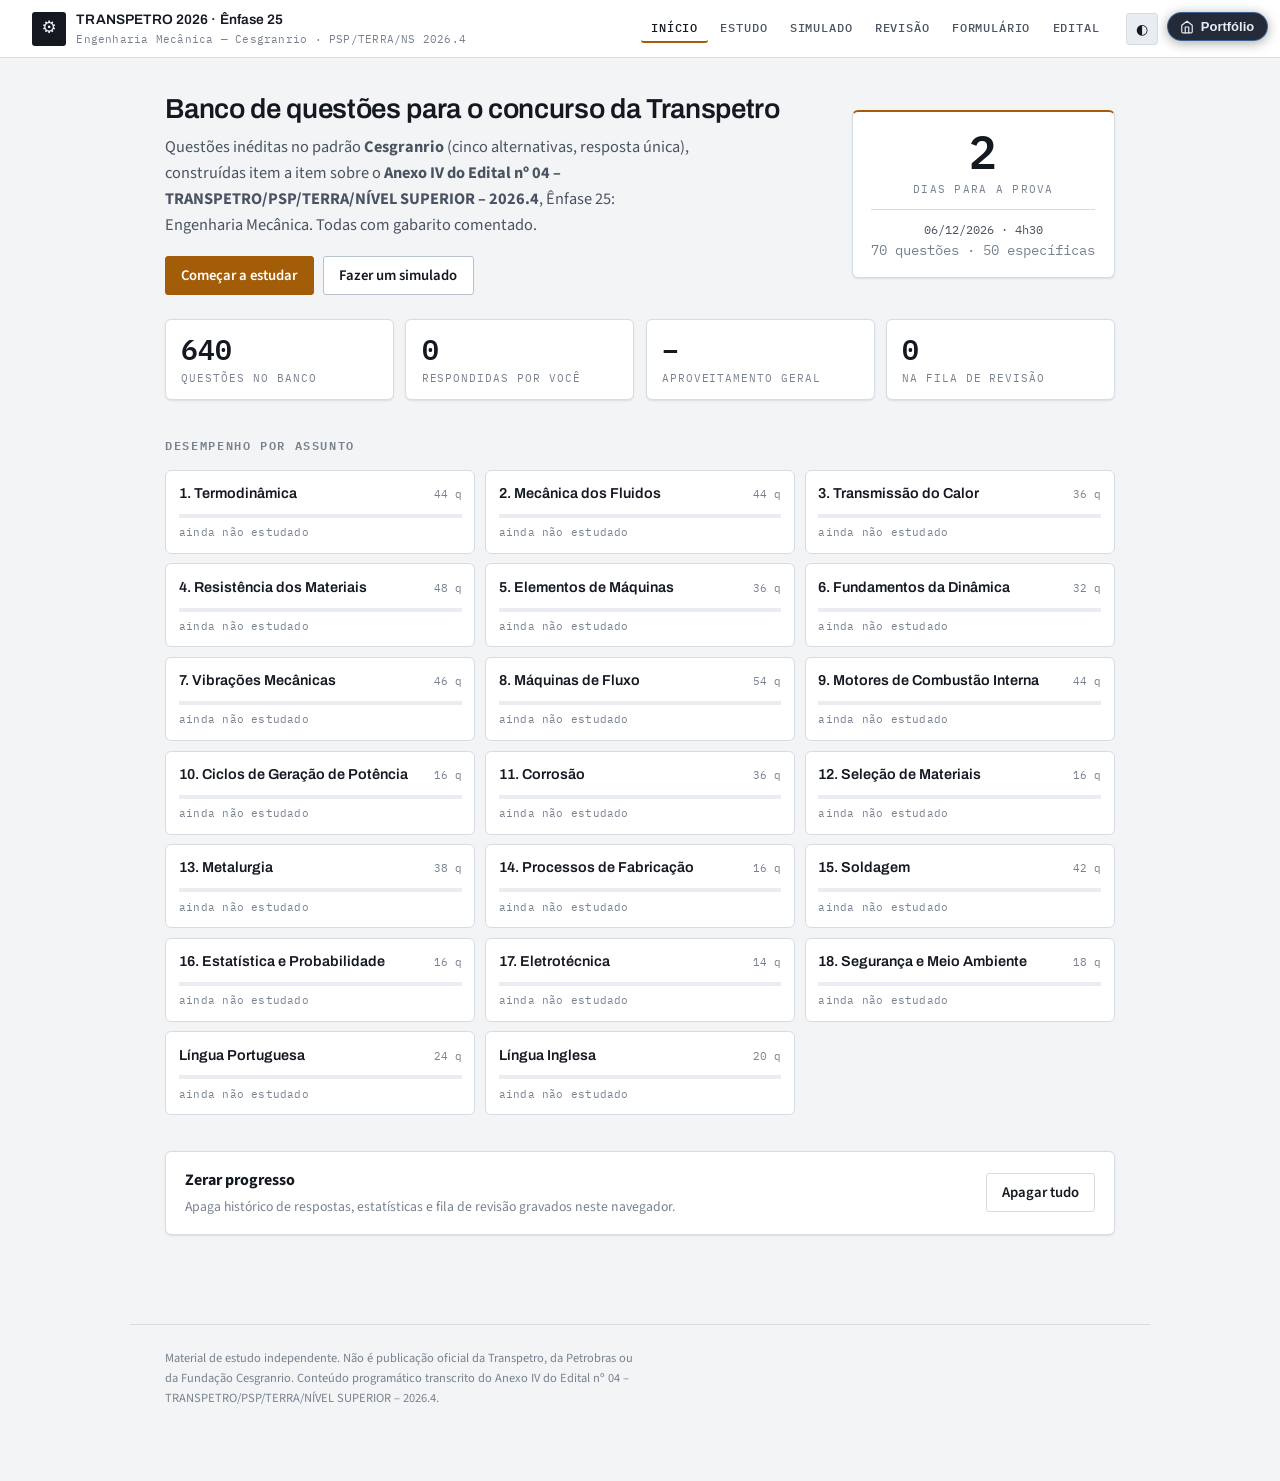
<file: index.html>
<!doctype html>
<html lang="pt-BR">
<head>
<meta charset="utf-8">
<meta name="viewport" content="width=device-width, initial-scale=1">
<title>Transpetro Ênfase 25</title>
<link rel="stylesheet" href="assets/style.css">
</head>
<body>

<header class="topbar">
  <div class="brand">
    <span class="logo">⚙</span>
    <div>
      <strong>TRANSPETRO 2026 · Ênfase 25</strong>
      <small>Engenharia Mecânica — Cesgranrio · PSP/TERRA/NS 2026.4</small>
    </div>
  </div>
  <nav class="mainnav">
    <button data-view="home" class="active">Início</button>
    <button data-view="estudo">Estudo</button>
    <button data-view="simulado">Simulado</button>
    <button data-view="revisao">Revisão</button>
    <button data-view="formulario">Formulário</button>
    <button data-view="edital">Edital</button>
  </nav>
  <div class="topactions">
    <button id="themeBtn" class="icon" title="Alternar tema">◐</button>
  </div>
</header>

<main id="app">

  <!-- ================= HOME ================= -->
  <section id="view-home" class="view active">
    <div class="hero">
      <div>
        <h1>Banco de questões para o concurso da Transpetro</h1>
        <p class="lead">Questões inéditas no padrão <strong>Cesgranrio</strong> (cinco alternativas, resposta única),
        construídas item a item sobre o <strong>Anexo IV do Edital nº 04 – TRANSPETRO/PSP/TERRA/NÍVEL SUPERIOR – 2026.4</strong>,
        Ênfase 25: Engenharia Mecânica. Todas com gabarito comentado.</p>
        <div class="herobtns">
          <button class="btn primary" data-goto="estudo">Começar a estudar</button>
          <button class="btn" data-goto="simulado">Fazer um simulado</button>
        </div>
      </div>
      <div class="countdown card" id="countdown"></div>
    </div>

    <div class="statgrid">
      <div class="card stat"><span class="stat-n" id="stTotal">–</span><span class="stat-l">questões no banco</span></div>
      <div class="card stat"><span class="stat-n" id="stFeitas">–</span><span class="stat-l">respondidas por você</span></div>
      <div class="card stat"><span class="stat-n" id="stAcerto">–</span><span class="stat-l">aproveitamento geral</span></div>
      <div class="card stat"><span class="stat-n" id="stErros">–</span><span class="stat-l">na fila de revisão</span></div>
    </div>

    <h2>Desempenho por assunto</h2>
    <div id="temaGrid" class="temagrid"></div>

    <div class="card danger-zone">
      <div>
        <strong>Zerar progresso</strong>
        <p class="muted">Apaga histórico de respostas, estatísticas e fila de revisão gravados neste navegador.</p>
      </div>
      <button class="btn ghost" id="resetBtn">Apagar tudo</button>
    </div>
  </section>

  <!-- ================= ESTUDO ================= -->
  <section id="view-estudo" class="view">
    <div id="estudoSetup">
      <h1>Modo estudo</h1>
      <p class="lead">Escolha os assuntos. O gabarito e o comentário aparecem logo após cada resposta.</p>

      <div class="card">
        <div class="row between">
          <strong>Assuntos</strong>
          <div class="btnset">
            <button class="btn tiny" id="selAll">Marcar todos</button>
            <button class="btn tiny" id="selNone">Desmarcar</button>
            <button class="btn tiny" id="selEsp">Só específicas</button>
          </div>
        </div>
        <div id="temaChecks" class="checkgrid"></div>
      </div>

      <div class="card">
        <div class="optrow">
          <label>Quantidade
            <select id="qtdSel">
              <option>10</option><option selected>20</option><option>30</option>
              <option>50</option><option value="9999">Todas</option>
            </select>
          </label>
          <label>Dificuldade
            <select id="nivelSel">
              <option value="">Todas</option>
              <option value="facil">Fácil</option>
              <option value="medio">Média</option>
              <option value="dificil">Difícil</option>
            </select>
          </label>
          <label>Filtro
            <select id="filtroSel">
              <option value="todas">Todas as questões</option>
              <option value="ineditas">Nunca respondidas</option>
              <option value="erradas">Que eu já errei</option>
              <option value="marcadas">Marcadas ★</option>
            </select>
          </label>
          <label class="chk"><input type="checkbox" id="embaralhar" checked> Embaralhar</label>
        </div>
        <button class="btn primary wide" id="startEstudo">Iniciar</button>
        <p class="muted" id="estudoAviso"></p>
      </div>
    </div>

    <div id="estudoRun" class="hidden">
      <div class="runbar">
        <button class="btn tiny ghost" id="sairEstudo">← Sair</button>
        <div class="progresswrap"><div class="progressbar"><i id="estProg"></i></div><span id="estCount"></span></div>
        <span id="estPlacar" class="placar"></span>
      </div>
      <div id="estudoQ"></div>
    </div>
  </section>

  <!-- ================= SIMULADO ================= -->
  <section id="view-simulado" class="view">
    <div id="simSetup">
      <h1>Simulado</h1>
      <p class="lead">Reproduz a estrutura da prova: <strong>50 questões de Conhecimentos Específicos + 10 de Língua
      Portuguesa + 10 de Língua Inglesa</strong>, em 4h30. Gabarito só no final.</p>

      <div class="card">
        <div class="optrow">
          <label>Modelo
            <select id="simModelo">
              <option value="oficial">Oficial — 70 questões (50+10+10) · 4h30</option>
              <option value="esp">Só Específicas — 50 questões · 3h20</option>
              <option value="rapido">Rápido — 20 questões específicas · 1h20</option>
            </select>
          </label>
          <label class="chk"><input type="checkbox" id="simTimer" checked> Cronômetro ativo</label>
        </div>
        <button class="btn primary wide" id="startSim">Iniciar simulado</button>
      </div>

      <div class="card info">
        <strong>Critérios de eliminação do edital (item 7.1.4.3)</strong>
        <ul>
          <li>Aproveitamento inferior a <strong>50%</strong> em Conhecimentos Específicos → eliminado.</li>
          <li>Aproveitamento inferior a <strong>50%</strong> em Conhecimentos Gerais → eliminado.</li>
          <li><strong>Grau zero</strong> em Português ou em Inglês → eliminado.</li>
        </ul>
        <p class="muted">O relatório final aplica esses três cortes automaticamente.</p>
      </div>
    </div>

    <div id="simRun" class="hidden">
      <div class="runbar sticky">
        <button class="btn tiny ghost" id="sairSim">← Abandonar</button>
        <div class="progresswrap"><div class="progressbar"><i id="simProg"></i></div><span id="simCount"></span></div>
        <span id="simClock" class="clock"></span>
        <button class="btn tiny primary" id="finalizarSim">Finalizar</button>
      </div>
      <div id="simNavGrid" class="navgrid"></div>
      <div id="simQ"></div>
      <div class="row center gap">
        <button class="btn" id="simPrev">← Anterior</button>
        <button class="btn" id="simNext">Próxima →</button>
      </div>
    </div>

    <div id="simResult" class="hidden"></div>
  </section>

  <!-- ================= REVISÃO ================= -->
  <section id="view-revisao" class="view">
    <h1>Revisão</h1>

    <div class="subnav">
      <button data-rev="resumo" class="active">Resumo da matéria</button>
      <button data-rev="fila">Minha fila de erros</button>
    </div>

    <div id="revResumo">
      <p class="lead">Síntese de todo o conteúdo da prova, item a item do Anexo IV, com o que precisa
      estar decorado e exemplos resolvidos. Boa leitura na véspera.</p>
      <div id="resumoBox"></div>
    </div>

    <div id="revFila" class="hidden">
      <p class="lead">Questões que você errou ou marcou com ★. Uma questão sai da fila depois de dois acertos seguidos.</p>
      <div id="revisaoLista"></div>
    </div>
  </section>

  <!-- ================= FORMULÁRIO ================= -->
  <section id="view-formulario" class="view">
    <div class="print-cabecalho">
      <strong>Formulário — TRANSPETRO 2026 · Ênfase 25: Engenharia Mecânica</strong>
      <span>Conteúdo programático do Anexo IV do Edital nº 04 – TRANSPETRO/PSP/TERRA/NS – 2026.4</span>
    </div>
    <div class="row between naoimprimir">
      <div>
        <h1>Formulário essencial</h1>
        <p class="lead">Relações que mais aparecem em prova, com o significado de cada variável,
        organizadas pelos itens do Anexo IV.</p>
      </div>
      <div class="btnset">
        <button class="btn tiny" id="abrirTudo">Abrir todas</button>
        <button class="btn tiny" id="fecharTudo">Fechar todas</button>
        <button class="btn primary" id="imprimirForm" title="Abre a caixa de impressão; escolha &quot;Salvar como PDF&quot; no destino">Imprimir / Salvar em PDF</button>
      </div>
    </div>
    <div id="formularioBox"></div>
  </section>

  <!-- ================= EDITAL ================= -->
  <section id="view-edital" class="view">
    <h1>O que cai na prova</h1>
    <div id="editalBox"></div>
  </section>

</main>

<div id="verbetePainel" class="vp hidden" role="dialog" aria-modal="true" aria-labelledby="vpTitulo">
  <div class="vp-fundo" data-fechar="1"></div>
  <div class="vp-caixa">
    <div class="vp-topo">
      <div>
        <span class="vp-eyebrow" id="vpTema"></span>
        <h2 id="vpTitulo"></h2>
      </div>
      <button class="icon" id="vpFechar" title="Fechar (Esc)">✕</button>
    </div>
    <div class="vp-corpo" id="vpCorpo"></div>
    <div class="vp-rodape">
      <span class="muted" id="vpCobertura"></span>
      <button class="btn tiny" data-fechar="1">Voltar à questão</button>
    </div>
  </div>
</div>

<footer class="foot">
  <p>Material de estudo independente. Não é publicação oficial da Transpetro, da Petrobras ou da Fundação Cesgranrio.
  Conteúdo programático transcrito do Anexo IV do Edital nº 04 – TRANSPETRO/PSP/TERRA/NÍVEL SUPERIOR – 2026.4.</p>
</footer>

<script src="data/edital.js"></script>
<script src="data/formulario.js"></script>
<script src="data/resumo.js"></script>
<script src="data/verbetes-1.js"></script>
<script src="data/verbetes-2.js"></script>
<script src="data/verbetes-3.js"></script>
<script src="data/verbetes-4.js"></script>
<script src="data/verbetes-5.js"></script>
<script src="data/figuras-1.js"></script>
<script src="data/figuras-2.js"></script>
<script src="data/figuras-3.js"></script>
<script src="data/simbolos.js"></script>
<script src="data/q-termodinamica.js"></script>
<script src="data/q-mecflu.js"></script>
<script src="data/q-transcal.js"></script>
<script src="data/q-resmat.js"></script>
<script src="data/q-elemmaq.js"></script>
<script src="data/q-dinamica.js"></script>
<script src="data/q-vibracoes.js"></script>
<script src="data/q-maqfluxo.js"></script>
<script src="data/q-mci.js"></script>
<script src="data/q-ciclospot.js"></script>
<script src="data/q-corrosao.js"></script>
<script src="data/q-selmat.js"></script>
<script src="data/q-metalurgia.js"></script>
<script src="data/q-fabricacao.js"></script>
<script src="data/q-soldagem.js"></script>
<script src="data/q-estatistica.js"></script>
<script src="data/q-eletrotecnica.js"></script>
<script src="data/q-seguranca.js"></script>
<script src="data/q-dinamica-2.js"></script>
<script src="data/q-elemmaq-2.js"></script>
<script src="data/q-maqfluxo-2.js"></script>
<script src="data/q-mci-2.js"></script>
<script src="data/q-mecflu-2.js"></script>
<script src="data/q-resmat-2.js"></script>
<script src="data/q-termodinamica-2.js"></script>
<script src="data/q-transcal-2.js"></script>
<script src="data/q-vibracoes-2.js"></script>
<script src="data/q-soldagem-2.js"></script>
<script src="data/q-metalurgia-2.js"></script>
<script src="data/q-corrosao-2.js"></script>
<script src="data/q-maqfluxo-3.js"></script>
<script src="data/q-vibracoes-3.js"></script>
<script src="data/q-mci-3.js"></script>
<script src="data/q-portugues.js"></script>
<script src="data/q-ingles.js"></script>
<script src="assets/app.js"></script>
<script src="assets/calc.js"></script>
<!-- === Botao de volta ao portfolio - cole antes de </body> === -->
<a id="mr-portfolio-btn" href="https://matheusmerlim1.github.io/" target="_blank" rel="noopener"
   aria-label="Abrir o portf&oacute;lio de Matheus Raposo" title="Ver todos os meus projetos">
  <svg width="14" height="14" viewBox="0 0 24 24" fill="none" stroke="currentColor"
       stroke-width="2" stroke-linecap="round" stroke-linejoin="round" aria-hidden="true">
    <path d="M3 9l9-7 9 7v11a2 2 0 0 1-2 2H5a2 2 0 0 1-2-2z"/><path d="M9 22V12h6v10"/>
  </svg>
  <span>Portf&oacute;lio</span>
</a>
<style>
#mr-portfolio-btn {
  position: fixed; top: 12px; right: 12px; z-index: 2147483000;
  display: inline-flex; align-items: center; gap: .4rem;
  padding: .42rem .8rem; border-radius: 999px;
  font: 600 13px/1 -apple-system, BlinkMacSystemFont, 'Segoe UI', Roboto, sans-serif;
  color: #e8edf5; text-decoration: none; white-space: nowrap;
  background: rgba(18,24,38,.92);
  border: 1px solid rgba(88,166,255,.45);
  box-shadow: 0 2px 12px rgba(0,0,0,.35);
  -webkit-backdrop-filter: blur(6px); backdrop-filter: blur(6px);
  transition: transform .15s, border-color .15s, background .15s;
}
#mr-portfolio-btn:hover {
  transform: translateY(-1px); color: #fff; text-decoration: none;
  background: rgba(24,32,50,.96); border-color: #58a6ff;
}
#mr-portfolio-btn:focus-visible { outline: 2px solid #58a6ff; outline-offset: 2px; }
@media (max-width: 520px) {
  #mr-portfolio-btn { padding: .45rem; }
  #mr-portfolio-btn span { display: none; }
}
@media print { #mr-portfolio-btn { display: none; } }
</style>
<script>
/* Abre espaco para o botao em vez de cobrir o que ja existia no canto.
   1) empurra para a esquerda o conteudo da barra que ocupa aquele espaco;
   2) se ainda sobrar sobreposicao, desloca o proprio item. */
(function () {
  var btn = document.getElementById('mr-portfolio-btn');
  if (!btn) return;

  var desfazer = [];

  function limpar() {
    for (var i = 0; i < desfazer.length; i++) desfazer[i]();
    desfazer = [];
  }

  function guardar(el, prop) {
    var antes = el.style[prop];
    desfazer.push(function () { el.style[prop] = antes; });
  }

  /* item discreto = nao ocupa quase toda a largura; e um controle, rotulo ou icone */
  function ehItem(el) {
    if (!el || el === document.body || el === document.documentElement) return false;
    return el.getBoundingClientRect().width < innerWidth * 0.7;
  }

  /* sobe ate a barra que contem o item (algo largo o bastante para ter padding) */
  function barra(el) {
    for (var n = 0; el && n < 8; n++, el = el.parentElement) {
      if (el === document.body || el === document.documentElement) return null;
      if (el.getBoundingClientRect().width >= innerWidth * 0.6) return el;
    }
    return null;
  }

  function encosta(a, b) {
    return !(a.right <= b.left || a.left >= b.right || a.bottom <= b.top || a.top >= b.bottom);
  }

  function varrer() {
    var r = btn.getBoundingClientRect();
    var y = Math.round(r.top + r.height / 2);
    var achados = [];
    btn.style.visibility = 'hidden';
    for (var x = Math.floor(r.right); x > r.left - 10; x -= 8) {
      if (x < 1 || x > innerWidth - 1) continue;
      var sob = document.elementFromPoint(x, y);
      if (ehItem(sob) && achados.indexOf(sob) < 0) achados.push(sob);
    }
    btn.style.visibility = '';
    return achados;
  }

  function ajustar() {
    limpar();
    var r = btn.getBoundingClientRect();
    if (!r.width) return;
    var reserva = Math.ceil(r.width + 20);

    /* 1) padding na barra: desloca o conteudo dela para a esquerda */
    var barras = [];
    varrer().forEach(function (item) {
      var b = barra(item);
      if (b && barras.indexOf(b) < 0) barras.push(b);
    });
    barras.forEach(function (b) {
      if ((parseFloat(getComputedStyle(b).paddingRight) || 0) >= reserva) return;
      guardar(b, 'paddingRight');
      b.style.paddingRight = reserva + 'px';
    });

    /* 2) o que continuar embaixo do botao (tipicamente position:absolute,
          que nao anda com padding) e deslocado individualmente */
    r = btn.getBoundingClientRect();
    varrer().forEach(function (item) {
      if (!encosta(item.getBoundingClientRect(), r)) return;
      var cs = getComputedStyle(item);
      if (cs.position === 'absolute' || cs.position === 'fixed') {
        var atual = parseFloat(cs.right);
        guardar(item, 'right');
        item.style.right = (isNaN(atual) ? reserva : atual + reserva) + 'px';
      } else {
        guardar(item, 'marginRight');
        item.style.marginRight =
          ((parseFloat(cs.marginRight) || 0) + reserva) + 'px';
      }
    });

    /* 3) rede de seguranca: o que insistir em ficar embaixo do botao e
          deslocado no proprio elemento. transform sempre move, seja qual
          for o position, o display ou o container. */
    for (var tent = 0; tent < 3; tent++) {
      r = btn.getBoundingClientRect();
      var teimosos = varrer().filter(function (item) {
        return encosta(item.getBoundingClientRect(), r);
      });
      if (!teimosos.length) break;
      teimosos.forEach(function (item) {
        var caixa = item.getBoundingClientRect();
        var passo = Math.ceil(caixa.right - r.left + 10);
        if (passo <= 0) return;
        guardar(item, 'transform');
        item.style.transform = 'translateX(-' + passo + 'px)';
      });
    }

    btn.setAttribute('data-mr-ok', '1');   /* marca que o ajuste ja rodou */
  }

  var pendente = 0;
  function agendar() {
    /* sem requestAnimationFrame de proposito: ele nao dispara quando a pagina
       esta em aba oculta ou em iframe fora da tela, e as leituras de layout
       abaixo ja forcam o recalculo sozinhas */
    clearTimeout(pendente);
    pendente = setTimeout(ajustar, 60);
  }

  agendar();
  addEventListener('DOMContentLoaded', agendar);
  addEventListener('load', agendar);
  addEventListener('resize', agendar);

  /* muita pagina monta o cabecalho por JS depois do load; refaz o calculo
     quando o DOM mudar e em algumas passadas tardias, por seguranca */
  if (window.MutationObserver) {
    new MutationObserver(agendar).observe(document.documentElement,
      { childList: true, subtree: true });
  }
  [400, 1200, 3000].forEach(function (t) { setTimeout(agendar, t); });
})();
</script>
<!-- === fim do botao === -->
</body>
</html>
</file>
<file: assets/style.css>
@import url('https://fonts.googleapis.com/css2?family=Archivo:wght@500;600;700&family=IBM+Plex+Mono:wght@400;500;600&family=Source+Sans+3:ital,wght@0,400;0,600;1,400&display=swap');

/* ============================================================
   Identidade: painel de instrumentos / prancha de desenho.
   Neutro grafite frio, acento âmbar de ponteiro de manômetro.
   ============================================================ */
:root{
  --bg:#f2f4f6;
  --surface:#ffffff;
  --surface-2:#e9ecf0;
  --ink:#141821;
  --ink-2:#4a5361;
  --ink-3:#78828f;
  --line:#d7dce3;
  --line-strong:#b9c1cc;

  --accent:#a35c07;          /* âmbar queimado — ponteiro */
  --accent-ink:#ffffff;
  --accent-wash:#fbf1e2;

  --ok:#0d6b4f;
  --ok-wash:#e4f2ec;
  --bad:#a52a1f;
  --bad-wash:#fbeae8;
  --warn:#8a6a00;

  --r:6px;
  --shadow:0 1px 0 rgba(20,24,33,.04), 0 1px 3px rgba(20,24,33,.06);

  --display:"Archivo","Segoe UI",system-ui,sans-serif;
  --body:"Source Sans 3","Segoe UI",system-ui,sans-serif;
  --mono:"IBM Plex Mono",ui-monospace,Consolas,monospace;
}
@media (prefers-color-scheme: dark){
  :root:not([data-theme="light"]){
    --bg:#0e1116;
    --surface:#161a21;
    --surface-2:#1e232c;
    --ink:#e4e9f0;
    --ink-2:#a4aeba;
    --ink-3:#7c8794;
    --line:#262c36;
    --line-strong:#39414d;

    --accent:#e2a44b;
    --accent-ink:#141821;
    --accent-wash:#2a2013;

    --ok:#3fc796;
    --ok-wash:#0f2b22;
    --bad:#ff7f70;
    --bad-wash:#2e1613;
    --warn:#d9b34a;

    --shadow:0 1px 0 rgba(0,0,0,.3), 0 2px 10px rgba(0,0,0,.35);
  }
}
:root[data-theme="dark"]{
  --bg:#0e1116;
  --surface:#161a21;
  --surface-2:#1e232c;
  --ink:#e4e9f0;
  --ink-2:#a4aeba;
  --ink-3:#7c8794;
  --line:#262c36;
  --line-strong:#39414d;

  --accent:#e2a44b;
  --accent-ink:#141821;
  --accent-wash:#2a2013;

  --ok:#3fc796;
  --ok-wash:#0f2b22;
  --bad:#ff7f70;
  --bad-wash:#2e1613;
  --warn:#d9b34a;

  --shadow:0 1px 0 rgba(0,0,0,.3), 0 2px 10px rgba(0,0,0,.35);
}

*{box-sizing:border-box}
html,body{margin:0;padding:0}
body{
  background:var(--bg);
  color:var(--ink);
  font:400 16px/1.6 var(--body);
  -webkit-font-smoothing:antialiased;
  text-rendering:optimizeLegibility;
}
h1,h2,h3{font-family:var(--display);font-weight:600;letter-spacing:-.012em;text-wrap:balance;margin:0}
h1{font-size:1.72rem;line-height:1.2;margin-bottom:.35rem}
h2{font-size:.78rem;font-weight:600;text-transform:uppercase;letter-spacing:.13em;
   font-family:var(--mono);color:var(--ink-3);margin:2.2rem 0 .9rem}
h3{font-size:1rem;margin-bottom:.45rem}
p{margin:.5rem 0}
a{color:var(--accent)}
.muted{color:var(--ink-3);font-size:.86rem}
.lead{color:var(--ink-2);max-width:66ch;font-size:1.02rem}
.hidden{display:none !important}
:focus-visible{outline:2px solid var(--accent);outline-offset:2px}
@media (prefers-reduced-motion: reduce){*{animation:none !important;transition:none !important}}

/* ===== painel superior ===== */
.topbar{
  position:sticky;top:0;z-index:50;
  display:flex;align-items:center;gap:1rem;flex-wrap:wrap;
  padding:.55rem clamp(.8rem,3vw,2rem);
  background:var(--surface);
  border-bottom:1px solid var(--line);
}
.brand{display:flex;align-items:center;gap:.65rem;min-width:0}
.brand .logo{
  width:34px;height:34px;flex:none;display:grid;place-items:center;
  background:var(--ink);color:var(--bg);border-radius:3px;font-size:17px;
}
.brand strong{
  display:block;font-family:var(--display);font-size:.86rem;font-weight:600;
  letter-spacing:.005em;
}
.brand small{
  display:block;color:var(--ink-3);font-size:.68rem;
  font-family:var(--mono);letter-spacing:.02em;
}
.mainnav{display:flex;gap:.1rem;flex-wrap:wrap;margin-left:auto}
.mainnav button{
  background:none;border:0;padding:.4rem .65rem;border-radius:3px;
  color:var(--ink-2);cursor:pointer;
  font-family:var(--mono);font-size:.74rem;font-weight:500;
  text-transform:uppercase;letter-spacing:.07em;
  border-bottom:2px solid transparent;
}
.mainnav button:hover{color:var(--ink);background:var(--surface-2)}
.mainnav button.active{color:var(--ink);border-bottom-color:var(--accent)}
.icon{
  background:var(--surface-2);border:1px solid var(--line);color:var(--ink);
  width:32px;height:32px;border-radius:3px;cursor:pointer;font-size:14px;
}
.icon:hover{border-color:var(--line-strong)}

/* ===== layout ===== */
main{max-width:1020px;margin:0 auto;padding:clamp(1.1rem,3vw,2.2rem)}
.view{display:none}
.view.active{display:block;animation:rise .2s ease}
@keyframes rise{from{opacity:0;transform:translateY(5px)}to{opacity:1;transform:none}}

.card{
  background:var(--surface);border:1px solid var(--line);border-radius:var(--r);
  padding:1rem 1.15rem;box-shadow:var(--shadow);margin:.9rem 0;
}
.card.info{border-top:2px solid var(--accent)}
.card.info ul{margin:.5rem 0 .3rem 1.05rem;padding:0}
.card.info li{margin:.25rem 0;font-size:.95rem}

.row{display:flex;align-items:center;gap:.6rem;flex-wrap:wrap}
.row.between{justify-content:space-between}
.row.center{justify-content:center}
.row.gap{gap:.7rem;margin-top:1.1rem}
.btnset{display:flex;gap:.3rem;flex-wrap:wrap}

/* ===== botões ===== */
.btn{
  background:var(--surface);border:1px solid var(--line-strong);color:var(--ink);
  padding:.5rem .95rem;border-radius:3px;cursor:pointer;
  font-family:var(--body);font-size:.92rem;font-weight:600;
  transition:background .12s,border-color .12s,color .12s;
}
.btn:hover{border-color:var(--accent);color:var(--accent)}
.btn.primary{background:var(--accent);border-color:var(--accent);color:var(--accent-ink)}
.btn.primary:hover{filter:brightness(1.08);color:var(--accent-ink)}
.btn.ghost{background:transparent;border-color:var(--line)}
.btn.tiny{
  padding:.28rem .55rem;font-family:var(--mono);font-size:.72rem;font-weight:500;
  text-transform:uppercase;letter-spacing:.06em;
}
.btn.wide{width:100%;margin-top:.9rem;padding:.68rem}
.btn:disabled{opacity:.4;cursor:not-allowed}

/* ===== hero + contagem ===== */
.hero{display:grid;grid-template-columns:1fr auto;gap:1.6rem;align-items:center}
.herobtns{display:flex;gap:.6rem;margin-top:1.1rem;flex-wrap:wrap}
.countdown{
  text-align:center;min-width:200px;margin:0;
  border-top:2px solid var(--accent);
}
.countdown .d{
  display:block;font-family:var(--mono);font-size:2.9rem;font-weight:600;
  color:var(--ink);line-height:1;font-variant-numeric:tabular-nums;
}
.countdown .lbl{
  display:block;font-family:var(--mono);font-size:.66rem;color:var(--ink-3);
  text-transform:uppercase;letter-spacing:.12em;margin-top:.4rem;
}
.countdown .date{
  font-family:var(--mono);font-size:.76rem;margin-top:.7rem;padding-top:.6rem;
  border-top:1px solid var(--line);color:var(--ink-2);
}
@media(max-width:720px){.hero{grid-template-columns:1fr}}

/* ===== indicadores ===== */
.statgrid{display:grid;grid-template-columns:repeat(auto-fit,minmax(146px,1fr));gap:.7rem;margin:1.5rem 0}
.stat{text-align:left;margin:0;padding:.85rem .95rem}
.stat-n{
  display:block;font-family:var(--mono);font-size:1.75rem;font-weight:600;
  color:var(--ink);line-height:1.1;font-variant-numeric:tabular-nums;
}
.stat-l{
  display:block;font-family:var(--mono);font-size:.66rem;color:var(--ink-3);
  text-transform:uppercase;letter-spacing:.09em;margin-top:.4rem;line-height:1.4;
}

.temagrid{display:grid;grid-template-columns:repeat(auto-fill,minmax(248px,1fr));gap:.6rem}
.temacard{
  background:var(--surface);border:1px solid var(--line);border-radius:var(--r);
  padding:.7rem .8rem;cursor:pointer;transition:border-color .12s,transform .12s;
  text-align:left;font:inherit;color:inherit;width:100%;
}
.temacard:hover{border-color:var(--accent);transform:translateY(-1px)}
.temacard .tt{display:flex;justify-content:space-between;gap:.5rem;align-items:baseline}
.temacard .tt span:first-child{font-family:var(--display);font-size:.9rem;font-weight:600}
.temacard .tt span:last-child{
  font-family:var(--mono);font-size:.7rem;color:var(--ink-3);white-space:nowrap;
  font-variant-numeric:tabular-nums;
}
.bar{height:4px;background:var(--surface-2);margin-top:.55rem;overflow:hidden}
.bar i{display:block;height:100%;background:var(--ok);transition:width .3s}
.bar i.low{background:var(--bad)} .bar i.mid{background:var(--warn)}
.temacard .sub{
  font-family:var(--mono);font-size:.68rem;color:var(--ink-3);margin-top:.4rem;
  letter-spacing:.02em;
}

.danger-zone{display:flex;justify-content:space-between;align-items:center;gap:1rem;flex-wrap:wrap;margin-top:2.2rem}
.danger-zone p{margin:.15rem 0 0}

/* ===== formulários ===== */
.checkgrid{display:grid;grid-template-columns:repeat(auto-fill,minmax(232px,1fr));gap:.15rem;margin-top:.9rem}
.checkgrid label{
  display:flex;align-items:center;gap:.5rem;padding:.35rem .5rem;border-radius:3px;
  font-size:.9rem;cursor:pointer;
}
.checkgrid label:hover{background:var(--surface-2)}
.checkgrid .cnt{
  margin-left:auto;color:var(--ink-3);font-family:var(--mono);font-size:.7rem;
  font-variant-numeric:tabular-nums;
}
input[type=checkbox]{accent-color:var(--accent);width:15px;height:15px;flex:none}
.optrow{display:flex;gap:1.2rem;flex-wrap:wrap;align-items:end}
.optrow label{
  display:flex;flex-direction:column;gap:.3rem;
  font-family:var(--mono);font-size:.68rem;color:var(--ink-3);
  text-transform:uppercase;letter-spacing:.09em;
}
.optrow label.chk{
  flex-direction:row;align-items:center;gap:.45rem;text-transform:none;
  letter-spacing:0;font-family:var(--body);font-size:.9rem;color:var(--ink);
  padding-bottom:.45rem;
}
select{
  background:var(--surface);color:var(--ink);border:1px solid var(--line-strong);
  border-radius:3px;padding:.42rem .55rem;font-family:var(--body);font-size:.92rem;
}

/* ===== barra de execução ===== */
.runbar{
  display:flex;align-items:center;gap:.9rem;flex-wrap:wrap;
  background:var(--surface);border:1px solid var(--line);border-radius:var(--r);
  padding:.5rem .75rem;margin-bottom:1rem;
}
.runbar.sticky{position:sticky;top:53px;z-index:20}
.progresswrap{flex:1;display:flex;align-items:center;gap:.6rem;min-width:150px}
.progressbar{flex:1;height:4px;background:var(--surface-2);overflow:hidden}
.progressbar i{display:block;height:100%;background:var(--accent);width:0;transition:width .25s}
.progresswrap span{
  font-family:var(--mono);font-size:.72rem;color:var(--ink-3);white-space:nowrap;
  font-variant-numeric:tabular-nums;
}
.placar{font-family:var(--mono);font-size:.78rem;color:var(--ink-2);white-space:nowrap;font-variant-numeric:tabular-nums}
.clock{font-family:var(--mono);font-variant-numeric:tabular-nums;font-weight:600;font-size:.9rem}
.clock.warn{color:var(--bad)}

.navgrid{display:flex;flex-wrap:wrap;gap:.2rem;margin-bottom:1rem}
.navgrid button{
  width:28px;height:28px;border-radius:2px;border:1px solid var(--line);
  background:var(--surface);color:var(--ink-3);cursor:pointer;
  font-family:var(--mono);font-size:.68rem;font-variant-numeric:tabular-nums;
}
.navgrid button.done{background:var(--surface-2);border-color:var(--line-strong);color:var(--ink)}
.navgrid button.flag{border-color:var(--accent);color:var(--accent)}
.navgrid button.cur{outline:2px solid var(--accent);outline-offset:1px}

/* ===== questão ===== */
.q{
  background:var(--surface);border:1px solid var(--line);border-radius:var(--r);
  padding:1.15rem 1.25rem;box-shadow:var(--shadow);margin-bottom:1rem;
}
.qhead{
  display:flex;justify-content:space-between;gap:.6rem;align-items:flex-start;
  margin-bottom:.85rem;padding-bottom:.7rem;border-bottom:1px solid var(--line);flex-wrap:wrap;
}
.qtags{display:flex;gap:.4rem;flex-wrap:wrap;align-items:center}
.tag{
  font-family:var(--mono);font-size:.66rem;text-transform:uppercase;letter-spacing:.07em;
  color:var(--ink-3);
}
.tag+.tag::before{content:"·";margin-right:.4rem;color:var(--line-strong)}
.tag.tema{color:var(--ink);font-weight:600}
.tag.facil{color:var(--ok)} .tag.medio{color:var(--warn)} .tag.dificil{color:var(--bad)}
.qacoes{display:flex;align-items:center;gap:.5rem;flex:none}
.verbbtn{white-space:nowrap}
.starbtn{background:none;border:0;font-size:1.05rem;color:var(--line-strong);cursor:pointer;line-height:1;padding:0}
.starbtn:hover{color:var(--accent)}
.starbtn.on{color:var(--accent)}

.qtexto{margin:0 0 .5rem;white-space:pre-wrap;color:var(--ink-2);max-width:70ch}
/* termo sob análise no enunciado: destacado por cor, não apenas por peso */
.termo{
  background:var(--accent-wash);color:var(--accent);
  font-weight:600;padding:.05em .32em;border-radius:3px;
  border-bottom:2px solid var(--accent);
  -webkit-box-decoration-break:clone;box-decoration-break:clone;
}
.qbox{
  background:var(--surface-2);border-left:2px solid var(--line-strong);
  padding:.7rem .9rem;margin:.8rem 0;
  font-family:var(--mono);font-size:.84rem;line-height:1.5;
  display:grid;grid-template-columns:auto minmax(0,1fr);gap:.34rem 1.1rem;
  align-items:baseline;overflow-x:auto;
}
.qbox .d-full{grid-column:1/-1}
.qbox .d-k{color:var(--ink-3);white-space:nowrap}
.qbox .d-v{color:var(--ink);white-space:pre-wrap}
.qbox .d-gap{height:.35rem}
@media(max-width:520px){
  .qbox{grid-template-columns:minmax(0,1fr);gap:.15rem}
  .qbox .d-k{color:var(--ink-3);margin-top:.3rem}
}
.qpergunta{font-weight:600;margin:.9rem 0 .95rem;max-width:70ch}

/* folha de respostas */
.alts{display:flex;flex-direction:column;gap:.5rem}
.alt{
  display:flex;gap:.7rem;align-items:flex-start;text-align:left;width:100%;
  background:var(--surface);border:1px solid var(--line);border-radius:3px;
  padding:.6rem .75rem;font-family:var(--body);font-size:.96rem;color:var(--ink);
  cursor:pointer;transition:border-color .1s,background .1s;
}
.alt:hover:not(:disabled){border-color:var(--accent);background:var(--accent-wash)}
.alt .letra{
  flex:none;width:22px;height:22px;display:grid;place-items:center;border-radius:2px;
  background:var(--surface-2);color:var(--ink-3);
  font-family:var(--mono);font-size:.72rem;font-weight:600;margin-top:.1rem;
}
.alt.sel{border-color:var(--accent);background:var(--accent-wash)}
.alt.sel .letra{background:var(--accent);color:var(--accent-ink)}
.alt.certa{border-color:var(--ok);background:var(--ok-wash)}
.alt.certa .letra{background:var(--ok);color:#fff}
.alt.errada{border-color:var(--bad);background:var(--bad-wash)}
.alt.errada .letra{background:var(--bad);color:#fff}
.alt:disabled{cursor:default;opacity:1}

.feedback{margin-top:1rem;padding:.85rem 1rem;border-left:3px solid var(--line-strong);background:var(--surface-2)}
.feedback .fh{
  font-family:var(--mono);font-size:.72rem;font-weight:600;text-transform:uppercase;
  letter-spacing:.09em;margin-bottom:.5rem;
}
.feedback.ok{border-left-color:var(--ok);background:var(--ok-wash)}
.feedback.ok .fh{color:var(--ok)}
.feedback.bad{border-left-color:var(--bad);background:var(--bad-wash)}
.feedback.bad .fh{color:var(--bad)}
.feedback p{margin:.4rem 0;font-size:.94rem;max-width:70ch}
.gabarito{
  display:flex;flex-direction:column;gap:.1rem;
  margin:.2rem 0 .8rem;border-top:1px solid var(--line);padding-top:.6rem;
}
.g-linha{
  display:grid;grid-template-columns:1.6rem minmax(0,1fr) 1.2rem;
  gap:.55rem;align-items:baseline;
  padding:.32rem .4rem;border-radius:4px;font-size:.9rem;color:var(--ink-2);
}
.g-linha + .g-linha{border-top:1px dotted var(--line)}
.g-letra{
  font-family:var(--mono);font-weight:600;font-size:.8rem;
  color:var(--ink-3);text-align:center;
}
.g-marca{font-weight:700;text-align:center}
.g-linha.g-certa{background:var(--ok-wash);color:var(--ink);font-weight:600}
.g-linha.g-certa .g-letra,.g-linha.g-certa .g-marca{color:var(--ok)}
.g-linha.g-errada{background:var(--bad-wash)}
.g-linha.g-errada .g-letra,.g-linha.g-errada .g-marca{color:var(--bad)}
.g-resumo{
  margin-top:.5rem;padding-top:.5rem;border-top:1px solid var(--line);
  font-family:var(--mono);font-size:.8rem;color:var(--ink-2);
}
.feedback .calc{
  font-size:.82rem;line-height:1.6;
  background:var(--surface);border:1px solid var(--line);
  padding:.6rem .8rem;margin:.55rem 0;overflow-x:auto;
  display:flex;flex-direction:column;gap:.16rem;
}
.calc .cl{
  display:flex;flex-wrap:wrap;align-items:baseline;
  gap:.15rem 1.4rem;justify-content:space-between;
}
.calc .cm{font-family:var(--mono);white-space:pre-wrap}
.calc .cn{font-family:var(--mono);color:var(--ink-3);white-space:pre-wrap}
.calc .cl-gap{height:.45rem}
.fbslot > .btn{margin-top:.9rem}

/* ===== resultado ===== */
.resulthead{text-align:center;padding:1.8rem 1rem}
.resultscore{
  font-family:var(--mono);font-size:3.1rem;font-weight:600;color:var(--ink);
  line-height:1;font-variant-numeric:tabular-nums;
}
.verdict{
  display:inline-block;margin-top:.8rem;padding:.35rem .85rem;border-radius:3px;
  font-family:var(--mono);font-size:.76rem;font-weight:600;
  text-transform:uppercase;letter-spacing:.07em;
}
.verdict.pass{background:var(--ok-wash);color:var(--ok)}
.verdict.fail{background:var(--bad-wash);color:var(--bad)}
table.res{width:100%;border-collapse:collapse;font-size:.9rem;margin-top:.5rem}
table.res th,table.res td{padding:.45rem .5rem;border-bottom:1px solid var(--line);text-align:left}
table.res th{
  font-family:var(--mono);color:var(--ink-3);font-weight:500;font-size:.68rem;
  text-transform:uppercase;letter-spacing:.09em;
}
table.res td.num{text-align:right;font-family:var(--mono);font-variant-numeric:tabular-nums}
.tablewrap{overflow-x:auto}

/* ===== sub-abas e resumo ===== */
.subnav{display:flex;gap:.3rem;flex-wrap:wrap;margin:.9rem 0 1.1rem;border-bottom:1px solid var(--line)}
.subnav button{
  background:none;border:0;border-bottom:2px solid transparent;
  padding:.5rem .8rem;cursor:pointer;color:var(--ink-3);
  font-family:var(--mono);font-size:.74rem;font-weight:500;
  text-transform:uppercase;letter-spacing:.07em;
}
.subnav button:hover{color:var(--ink)}
.subnav button.active{color:var(--ink);border-bottom-color:var(--accent)}

.r-sintese{color:var(--ink-2);max-width:74ch;margin:0 0 1rem}
.r-rotulo{
  font-family:var(--mono);font-size:.66rem;text-transform:uppercase;
  letter-spacing:.12em;color:var(--ink-3);
  margin:1.1rem 0 .5rem;padding-bottom:.3rem;border-bottom:1px solid var(--line);
}
.r-chaves{margin:0;padding-left:1.1rem}
.r-chaves li{margin:.35rem 0;font-size:.92rem;max-width:76ch}
.r-ex{
  border-left:2px solid var(--accent);background:var(--surface-2);
  padding:.7rem .9rem;margin:.6rem 0;border-radius:0 4px 4px 0;
}
.r-ex-t{font-family:var(--display);font-weight:600;font-size:.92rem;margin-bottom:.3rem}
.r-ex-q{font-size:.9rem;color:var(--ink-2);margin-bottom:.5rem;max-width:74ch}
.r-ex-s{
  font-family:var(--mono);font-size:.84rem;line-height:1.6;white-space:pre-wrap;
  background:var(--surface);border:1px solid var(--line);border-radius:4px;
  padding:.55rem .7rem;overflow-x:auto;
}

/* ===== acordeões ===== */
.fsec{margin-bottom:.4rem}
.fsec summary{
  cursor:pointer;padding:.7rem .9rem;background:var(--surface);
  border:1px solid var(--line);border-radius:var(--r);
  font-family:var(--display);font-weight:600;font-size:.95rem;list-style:none;
}
.fsec summary::-webkit-details-marker{display:none}
.fsec summary::before{content:"+";color:var(--accent);font-family:var(--mono);margin-right:.5rem}
.fsec[open] summary::before{content:"−"}
.fsec[open] summary{border-radius:var(--r) var(--r) 0 0;border-bottom:0}
.fsec .fbody{
  border:1px solid var(--line);border-top:0;border-radius:0 0 var(--r) var(--r);
  background:var(--surface);padding:.9rem 1.05rem;
}
.fsec .fbody p{max-width:74ch}
.fitem{padding:.5rem 0;border-bottom:1px solid var(--line)}
.fitem:last-child{border-bottom:0}
.fitem .fname{font-size:.85rem;color:var(--ink-2)}
.fitem .fform{
  margin-top:.3rem;display:flex;flex-direction:column;gap:.22rem;overflow-x:auto;
}
.fform .fl{
  font-family:var(--mono);font-size:.92rem;color:var(--ink);
  line-height:1.5;white-space:pre-wrap;
}
.fform .fl + .fl{
  padding-left:.75rem;border-left:2px solid var(--line);
  color:var(--ink-2);font-size:.88rem;
}
.fform .fn{color:var(--ink-3);font-size:.85em;margin-left:.6rem;white-space:pre-wrap}
.fitem .fobs{font-size:.79rem;color:var(--ink-3);margin-top:.25rem;max-width:74ch}

/* legenda das variáveis de cada fórmula */
.fvars{
  list-style:none;margin:.4rem 0 0;padding:0;
  display:grid;grid-template-columns:repeat(auto-fill,minmax(230px,1fr));
  gap:.1rem .9rem;
}
.fvars li{
  font-size:.78rem;color:var(--ink-2);line-height:1.45;
  padding-left:.7rem;position:relative;
}
.fvars li::before{
  content:"";position:absolute;left:0;top:.55em;
  width:3px;height:3px;border-radius:50%;background:var(--line-strong);
}

/* cabeçalho que só aparece no papel */
.print-cabecalho{display:none}

.foot{
  max-width:1020px;margin:2.5rem auto 3rem;padding:1rem clamp(1.1rem,3vw,2.2rem);
  border-top:1px solid var(--line);color:var(--ink-3);font-size:.78rem;
}
.foot p{max-width:78ch}

.empty{text-align:center;padding:2.6rem 1rem;color:var(--ink-3)}


/* ============================================================
   IMPRESSÃO — sai apenas o formulário, em preto sobre branco
   ============================================================ */
@media print{
  @page{ margin:14mm 12mm; }

  .topbar,.foot,.naoimprimir,.subnav,.mainnav,.icon{display:none !important}
  .view{display:none !important}
  #view-formulario{display:block !important}
  main{max-width:none;margin:0;padding:0}

  body{background:#fff;color:#000;font-size:9.5pt;-webkit-print-color-adjust:exact}

  .print-cabecalho{
    display:block;border-bottom:1.5pt solid #000;
    padding-bottom:3mm;margin-bottom:5mm;
  }
  .print-cabecalho strong{display:block;font-family:var(--display);font-size:13pt}
  .print-cabecalho span{display:block;font-size:8pt;color:#444;margin-top:1mm}

  .fsec{margin:0 0 3mm;break-inside:avoid}
  .fsec summary{
    background:none;border:0;border-bottom:1pt solid #000;border-radius:0;
    padding:1.5mm 0;font-size:11.5pt;margin-top:4mm;break-after:avoid;
  }
  .fsec summary::before{content:""}
  .fsec summary .muted{display:none}
  .fsec .fbody{border:0;padding:2mm 0 0;background:none}

  .fitem{
    break-inside:avoid;padding:1.6mm 0;
    border-bottom:0.3pt dotted #aaa;
  }
  .fitem .fname{font-size:8.5pt;color:#333;font-weight:600}
  .fform{margin-top:1mm}
  .fform .fl{font-size:9.5pt;color:#000}
  .fform .fl + .fl{border-left:1pt solid #bbb;color:#222;font-size:9pt}
  .fform .fn{color:#555}
  .fvars{grid-template-columns:repeat(auto-fill,minmax(58mm,1fr));gap:0 4mm;margin-top:1mm}
  .fvars li{font-size:7.5pt;color:#333}
  .fvars li::before{background:#999}
  .fitem .fobs{font-size:7.5pt;color:#444}
}

/* ============================================================
   PAINEL DO RESUMO DETALHADO DO ASSUNTO
   ============================================================ */
.vp{position:fixed;inset:0;z-index:200;display:flex;align-items:center;justify-content:center;padding:1rem}
.vp.hidden{display:none}
.vp-fundo{position:absolute;inset:0;background:rgba(10,13,18,.55);backdrop-filter:blur(2px)}
.vp-caixa{
  position:relative;background:var(--surface);border:1px solid var(--line);
  border-radius:var(--r);box-shadow:0 12px 48px rgba(0,0,0,.35);
  width:min(760px,100%);max-height:88vh;display:flex;flex-direction:column;
}
.vp-topo{
  display:flex;justify-content:space-between;align-items:flex-start;gap:1rem;
  padding:1rem 1.2rem .8rem;border-bottom:1px solid var(--line);
}
.vp-eyebrow{
  display:block;font-family:var(--mono);font-size:.66rem;color:var(--ink-3);
  text-transform:uppercase;letter-spacing:.12em;margin-bottom:.3rem;
}
.vp-topo h2{
  font-family:var(--display);font-size:1.15rem;font-weight:600;
  text-transform:none;letter-spacing:-.01em;color:var(--ink);margin:0;
}
.vp-corpo{padding:1rem 1.2rem;overflow-y:auto}
.vp-resumo{color:var(--ink-2);max-width:70ch;margin:0}
.vp-rotulo{
  font-family:var(--mono);font-size:.66rem;text-transform:uppercase;letter-spacing:.12em;
  color:var(--ink-3);margin:1.3rem 0 .55rem;padding-bottom:.3rem;border-bottom:1px solid var(--line);
}
.vp-lista{margin:0;padding-left:1.1rem}
.vp-lista li{margin:.4rem 0;font-size:.93rem;max-width:72ch;line-height:1.6}
.vp-arm li{color:var(--ink-2)}
.vp-arm li::marker{color:var(--bad)}
.vp-formulas{display:flex;flex-direction:column;gap:.25rem}
.vp-f{
  font-family:var(--mono);font-size:.9rem;white-space:pre-wrap;
  background:var(--surface-2);border-left:2px solid var(--accent);
  padding:.4rem .7rem;border-radius:0 3px 3px 0;
}
.vp-rodape{
  display:flex;justify-content:space-between;align-items:center;gap:1rem;flex-wrap:wrap;
  padding:.7rem 1.2rem;border-top:1px solid var(--line);background:var(--surface-2);
  border-radius:0 0 var(--r) var(--r);
}
@media(max-width:600px){
  /* No celular o painel vira folha inferior em vez de ocupar a tela inteira.
     Ocupando tudo, o ✕ do cabeçalho encostava na barra de URL e caía embaixo
     do botão flutuante do canto superior direito. Ancorado embaixo, sobra
     sempre uma faixa livre no topo e o ✕ fica longe dos dois. */
  .vp{padding:0;align-items:flex-end}
  .vp-caixa{
    width:100%;height:auto;
    max-height:86vh;
    max-height:86dvh;            /* dvh desconta a barra do navegador */
    border-radius:var(--r) var(--r) 0 0;border-bottom:0;
  }
  /* alça, para a folha se ler como painel que sobe */
  .vp-topo{padding-top:1.1rem;position:relative}
  .vp-topo::before{
    content:"";position:absolute;top:.45rem;left:50%;transform:translateX(-50%);
    width:36px;height:4px;border-radius:2px;background:var(--line-strong);
  }
  /* alvo de toque confortável: 44 px é o mínimo recomendado */
  #vpFechar{
    min-width:44px;min-height:44px;font-size:1.05rem;
    display:flex;align-items:center;justify-content:center;
  }
  .vp-rodape{padding-bottom:calc(.7rem + env(safe-area-inset-bottom))}
}
/* enquanto o resumo está aberto, o botão fixo do canto sai da frente:
   ele tem z-index altíssimo e passaria por cima do painel */
body.com-modal #mr-portfolio-btn{display:none !important}
@media print{ .vp{display:none !important} }
/* ============================================================
   CALCULADORA DE APOIO
   Painel flutuante, não modal: continua-se lendo o enunciado
   enquanto se faz a conta.
   ============================================================ */
.calc-fab{
  position:fixed;right:1.25rem;bottom:1.25rem;z-index:150;
  display:flex;flex-direction:column;align-items:center;justify-content:center;gap:1px;
  width:56px;height:56px;padding:0;cursor:pointer;
  background:var(--surface);color:var(--ink);
  border:1px solid var(--line-strong);border-radius:var(--r);
  box-shadow:0 4px 14px rgba(20,24,33,.16);
  transition:transform .12s ease, border-color .12s ease;
}
.calc-fab span{font-family:var(--mono);font-size:1.05rem;font-weight:600;line-height:1}
.calc-fab small{
  font-family:var(--mono);font-size:.56rem;letter-spacing:.1em;
  text-transform:uppercase;color:var(--ink-3);line-height:1;
}
.calc-fab:hover{transform:translateY(-1px);border-color:var(--accent)}
.calc-fab.ativo{background:var(--accent);color:var(--accent-ink);border-color:var(--accent)}
.calc-fab.ativo small{color:var(--accent-ink);opacity:.75}
.calc-fab.off{display:none}

.calcp{
  position:fixed;z-index:160;width:300px;
  background:var(--surface);border:1px solid var(--line-strong);
  border-radius:var(--r);box-shadow:0 10px 40px rgba(20,24,33,.28);
  display:flex;flex-direction:column;overflow:hidden;
}
.calcp.hidden{display:none}
.calcp.arrastando{user-select:none;box-shadow:0 16px 50px rgba(20,24,33,.36)}

.calc-topo{
  display:flex;align-items:center;justify-content:space-between;gap:.5rem;
  padding:.45rem .4rem .45rem .7rem;cursor:move;
  background:var(--surface-2);border-bottom:1px solid var(--line);
}
.calc-nome{
  font-family:var(--mono);font-size:.66rem;text-transform:uppercase;
  letter-spacing:.12em;color:var(--ink-3);
}
.calc-topo-acoes{display:flex;align-items:center;gap:.25rem}
.calc-modo{
  font-family:var(--mono);font-size:.62rem;font-weight:600;letter-spacing:.08em;
  padding:.2rem .4rem;cursor:pointer;color:var(--accent);
  background:var(--accent-wash);border:1px solid var(--line);border-radius:3px;
}
.calc-x{
  background:none;border:0;cursor:pointer;color:var(--ink-3);
  font-size:.9rem;line-height:1;padding:.2rem .35rem;border-radius:3px;
}
.calc-x:hover{color:var(--bad);background:var(--bad-wash)}

.calc-visor{padding:.55rem .7rem .5rem;border-bottom:1px solid var(--line)}
.calc-entrada{
  width:100%;box-sizing:border-box;padding:.3rem 0;
  font-family:var(--mono);font-size:1rem;color:var(--ink);
  background:none;border:0;border-bottom:1px solid var(--line);outline:none;
}
.calc-entrada:focus{border-bottom-color:var(--accent)}
.calc-entrada::placeholder{color:var(--ink-3);font-size:.78rem}
.calc-saida{
  min-height:1.45rem;margin-top:.3rem;text-align:right;
  font-family:var(--mono);font-size:1.05rem;font-weight:600;color:var(--ink-2);
  overflow-x:auto;white-space:nowrap;
}
.calc-saida.ok{color:var(--accent)}
.calc-saida.erro{font-size:.74rem;font-weight:400;color:var(--bad);white-space:normal}

.calc-teclado{
  display:grid;grid-template-columns:repeat(6,1fr);gap:3px;padding:.5rem;
}
.calc-t{
  padding:.5rem 0;cursor:pointer;
  font-family:var(--mono);font-size:.86rem;color:var(--ink);
  background:var(--surface-2);border:1px solid transparent;border-radius:3px;
  transition:background .1s ease;
}
.calc-t:hover{background:var(--line);border-color:var(--line-strong)}
.calc-t:active{transform:translateY(1px)}
.calc-t.fn{font-size:.72rem;color:var(--ink-2);background:transparent;border-color:var(--line)}
.calc-t.num{font-weight:600}
.calc-t.op{color:var(--accent);font-weight:600}
.calc-t.lim{color:var(--bad)}
.calc-t.igual{
  background:var(--accent);color:var(--accent-ink);font-weight:600;
  display:flex;align-items:center;justify-content:center;
}
.calc-t.igual:hover{background:var(--accent);filter:brightness(1.08)}

.calc-hist{
  max-height:104px;overflow-y:auto;padding:0 .5rem .4rem;
  border-top:1px solid var(--line);
}
.calc-h{
  display:flex;justify-content:space-between;align-items:baseline;gap:.6rem;
  width:100%;padding:.28rem .2rem;cursor:pointer;text-align:left;
  background:none;border:0;border-bottom:1px dotted var(--line);
}
.calc-h:hover{background:var(--surface-2)}
.calc-h-e{
  font-family:var(--mono);font-size:.7rem;color:var(--ink-3);
  overflow:hidden;text-overflow:ellipsis;white-space:nowrap;
}
.calc-h-r{font-family:var(--mono);font-size:.78rem;font-weight:600;color:var(--ink);flex:none}
.calc-vazio{
  padding:.5rem .2rem;font-size:.7rem;color:var(--ink-3);text-align:center;
}
.calc-pe{
  padding:.4rem .7rem;font-size:.64rem;color:var(--ink-3);
  background:var(--surface-2);border-top:1px solid var(--line);
}
.calc-pe b{color:var(--ink-2);font-weight:600}

@media(max-width:600px){
  .calc-fab{right:.8rem;bottom:.8rem;width:48px;height:48px}
  .calcp{
    left:0 !important;right:0;top:auto !important;bottom:0;
    width:100%;border-radius:var(--r) var(--r) 0 0;border-bottom:0;
  }
  .calc-topo{cursor:default}
  .calc-hist{max-height:72px}
}
@media print{ .calcp, .calc-fab{display:none !important} }

/* calculadora encaixada na própria questão: sai do position:fixed e
   entra no fluxo, logo abaixo das alternativas */
.calcp.inline{
  position:static;width:100%;max-width:340px;
  margin:.9rem 0 .2rem;box-shadow:none;
  border-color:var(--line);
}
.calcp.inline .calc-topo{cursor:default}
.calcp.inline .calc-nome::after{
  content:" · nesta questão";letter-spacing:.06em;color:var(--ink-3);opacity:.7;
}

/* ============================================================
   FIGURAS DAS QUESTÕES E DOS RESUMOS
   Desenhos vetoriais embutidos. Herdam a cor do texto, então
   acompanham o tema; na impressão saem em preto sobre branco.
   ============================================================ */
.qfig{
  margin:.9rem 0;padding:.8rem .6rem .5rem;
  background:var(--surface-2);border:1px solid var(--line);border-radius:var(--r);
}
.qfig svg{display:block;width:100%;max-width:400px;height:auto;margin:0 auto;color:var(--ink)}
.qfig-leg{
  margin:.5rem 0 0;font-family:var(--mono);font-size:.66rem;
  color:var(--ink-3);text-align:center;letter-spacing:.02em;
}
/* traços da figura */
.qfig .f-g{fill:none;stroke:currentColor;stroke-width:2.4;stroke-linecap:round}
.qfig .f-l{fill:none;stroke:currentColor;stroke-width:1.1}
.qfig .f-l2{fill:none;stroke:var(--ink-3);stroke-width:1.4}
.qfig .f-c{fill:none;stroke:var(--accent);stroke-width:1.8}
.qfig .f-d{fill:none;stroke:var(--ink-3);stroke-width:.8;stroke-dasharray:4 3}
.qfig .f-p{fill:currentColor;stroke:none}
.qfig .f-pl{fill:currentColor;stroke:none}
.qfig .f-pc{fill:var(--accent);stroke:none}
.qfig .f-p2{fill:var(--ink-3);stroke:none}
.qfig .f-hatch{fill:var(--accent);opacity:.14;stroke:none}
/* rótulos */
.qfig text{font-family:var(--mono);paint-order:stroke}
.qfig .f-t{fill:currentColor;font-size:12px}
.qfig .f-t2{fill:var(--ink-2);font-size:10px}
.qfig .f-t3{fill:var(--ink-3);font-size:9px}
.qfig .f-ta{fill:var(--accent);font-size:11px}
/* dentro do painel de resumo do assunto */
.vp-corpo .qfig{margin:.6rem 0 0}
@media print{
  .qfig{background:none;border-color:#999;break-inside:avoid}
  .qfig svg{color:#000}
}

/* legenda das variáveis nas fórmulas do resumo do assunto */
.vp-vars{
  display:grid;grid-template-columns:auto 1fr;gap:.18rem .7rem;
  margin:.55rem 0 0;padding:.55rem .7rem;
  background:var(--surface-2);border-left:2px solid var(--line-strong);border-radius:0 3px 3px 0;
}
.vp-vars dt{
  font-family:var(--mono);font-size:.8rem;font-weight:600;color:var(--accent);
  white-space:nowrap;text-align:right;
}
.vp-vars dd{margin:0;font-size:.8rem;color:var(--ink-2);line-height:1.45}
@media(max-width:520px){
  .vp-vars{grid-template-columns:1fr;gap:0}
  .vp-vars dt{text-align:left;margin-top:.4rem}
}
</file>
